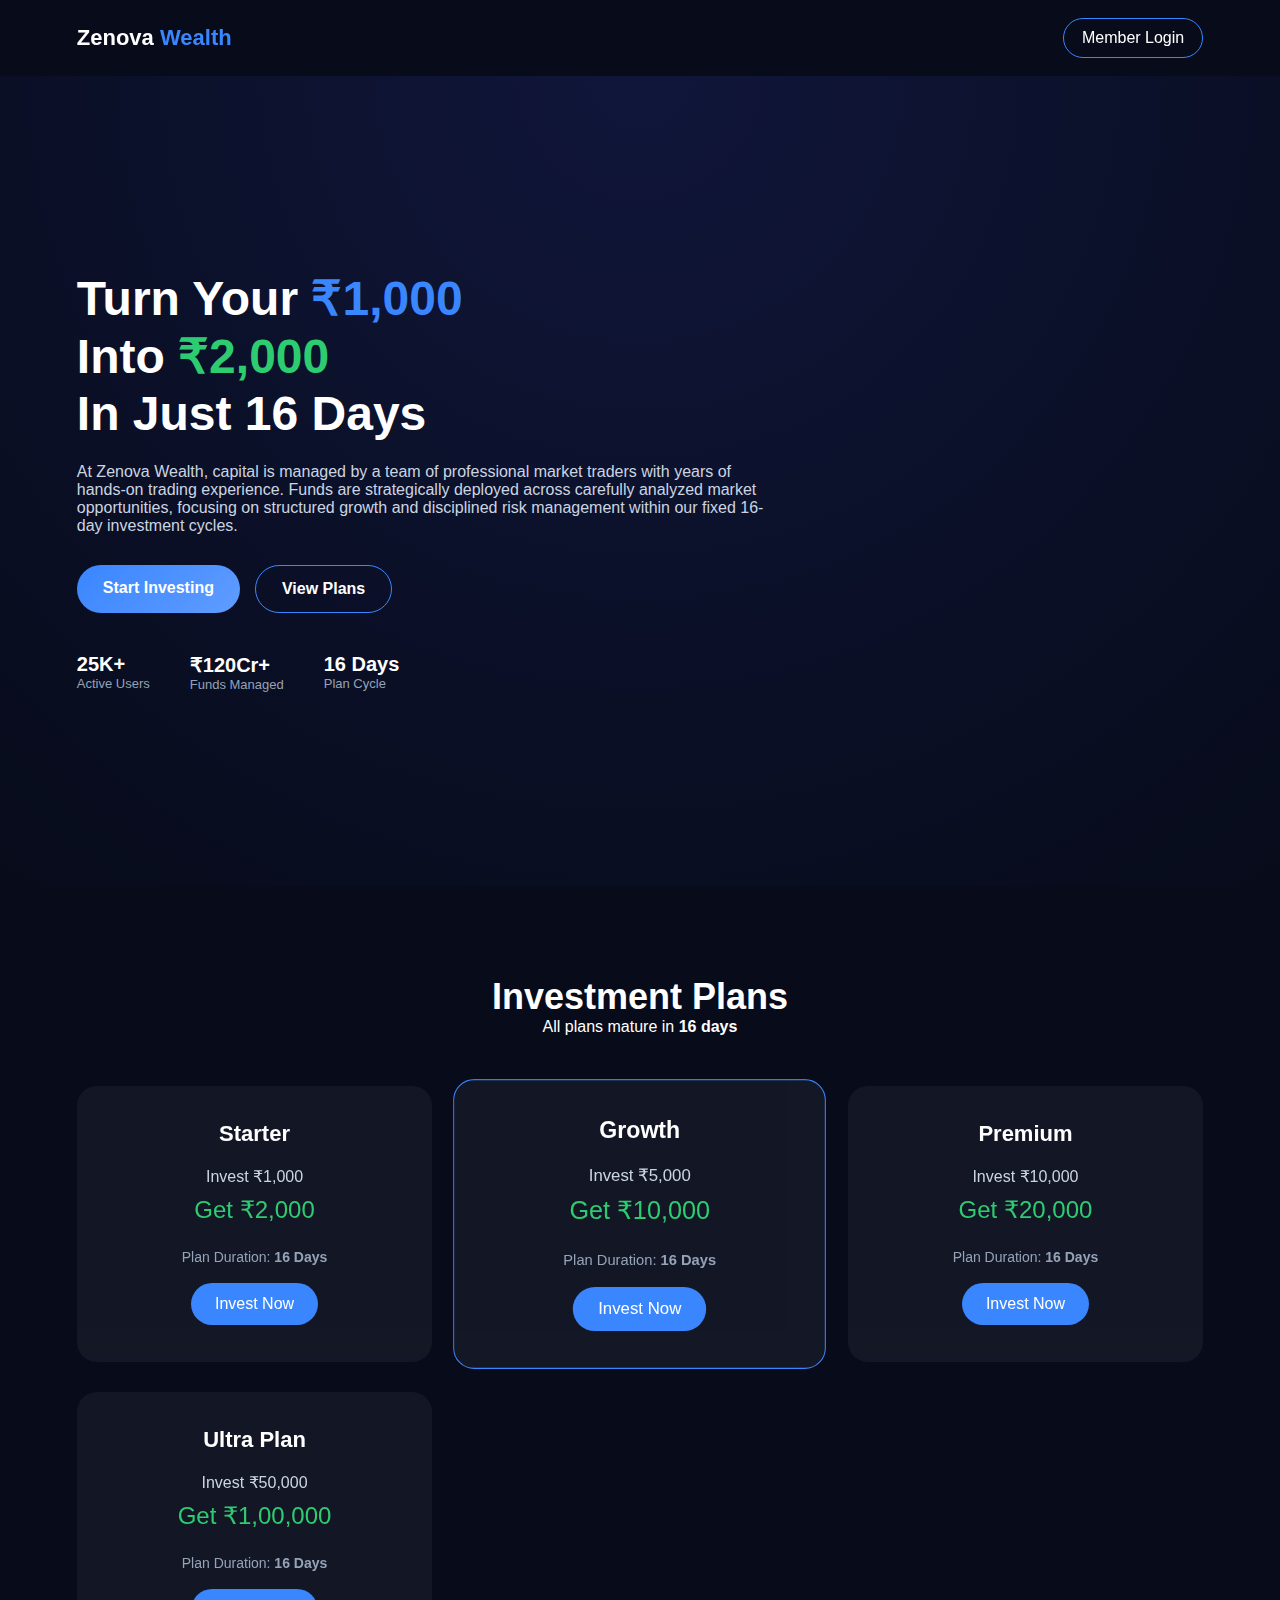
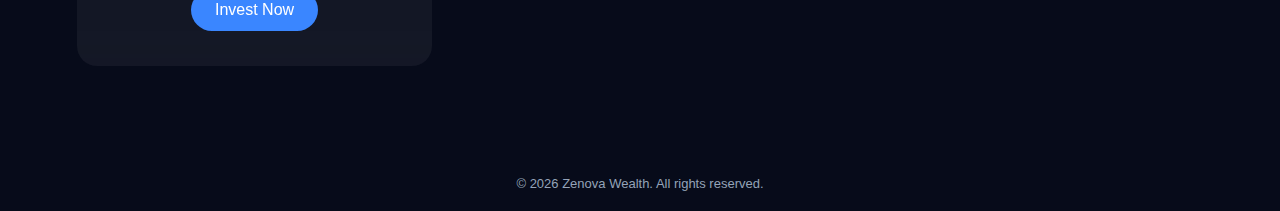
<file: index.html>
<!DOCTYPE html>
<html lang="en">
<head>
  <meta charset="UTF-8" />
  <meta name="viewport" content="width=device-width, initial-scale=1.0"/>
  <title>Zenova Wealth</title>
  <link rel="stylesheet" href="style.css"/>
</head>
<body>

<!-- NAV -->
<header class="nav">
  <a href="index.html" class="brand">
  Zenova <span>Wealth</span>
</a>
  <a href="login.html" class="nav-btn">Member Login</a>
</header>

<!-- HERO -->
<section class="hero">
  <div class="hero-content">
    <h1>
      Turn Your <span>₹1,000</span><br/>
      Into <span class="green">₹2,000</span><br/>
      In Just <b>16 Days</b>
    </h1>

    <p>
  At Zenova Wealth, capital is managed by a team of professional market traders
  with years of hands-on trading experience.
  Funds are strategically deployed across carefully analyzed market opportunities,
  focusing on structured growth and disciplined risk management
  within our fixed 16-day investment cycles.
    </p>

    <div class="hero-actions">
      <a href="login.html" class="primary-btn">Start Investing</a>
      <a href="#plans" class="secondary-btn">View Plans</a>
    </div>

    <div class="trust">
      <div><b>25K+</b><span>Active Users</span></div>
      <div><b>₹120Cr+</b><span>Funds Managed</span></div>
      <div><b>16 Days</b><span>Plan Cycle</span></div>
    </div>
  </div>
</section>

<!-- PLANS -->
<section class="plans" id="plans">
  <h2>Investment Plans</h2>
  <p>All plans mature in <b>16 days</b></p>

  <div class="plan-grid">

    <div class="plan-card">
      <h3>Starter</h3>
      <p class="invest">Invest ₹1,000</p>
      <p class="return">Get ₹2,000</p>
      <p class="duration">Plan Duration: <b>16 Days</b></p>
      <a href="login.html">Invest Now</a>
    </div>

    <div class="plan-card featured">
      <h3>Growth</h3>
      <p class="invest">Invest ₹5,000</p>
      <p class="return">Get ₹10,000</p>
      <p class="duration">Plan Duration: <b>16 Days</b></p>
      <a href="login.html">Invest Now</a>
    </div>

    <div class="plan-card">
      <h3>Premium</h3>
      <p class="invest">Invest ₹10,000</p>
      <p class="return">Get ₹20,000</p>
      <p class="duration">Plan Duration: <b>16 Days</b></p>
      <a href="login.html">Invest Now</a>
    </div>

    <div class="plan-card">
  <h3>Ultra Plan</h3>
  <p class="invest">Invest ₹50,000</p>
  <p class="return">Get ₹1,00,000</p>
  <p class="duration">Plan Duration: <b>16 Days</b></p>
  <a href="login.html">Invest Now</a>
</div>


  </div>
</section>

<!-- FOOTER -->
<footer>
  © 2026 Zenova Wealth. All rights reserved.
</footer>

</body>
</html>
</file>
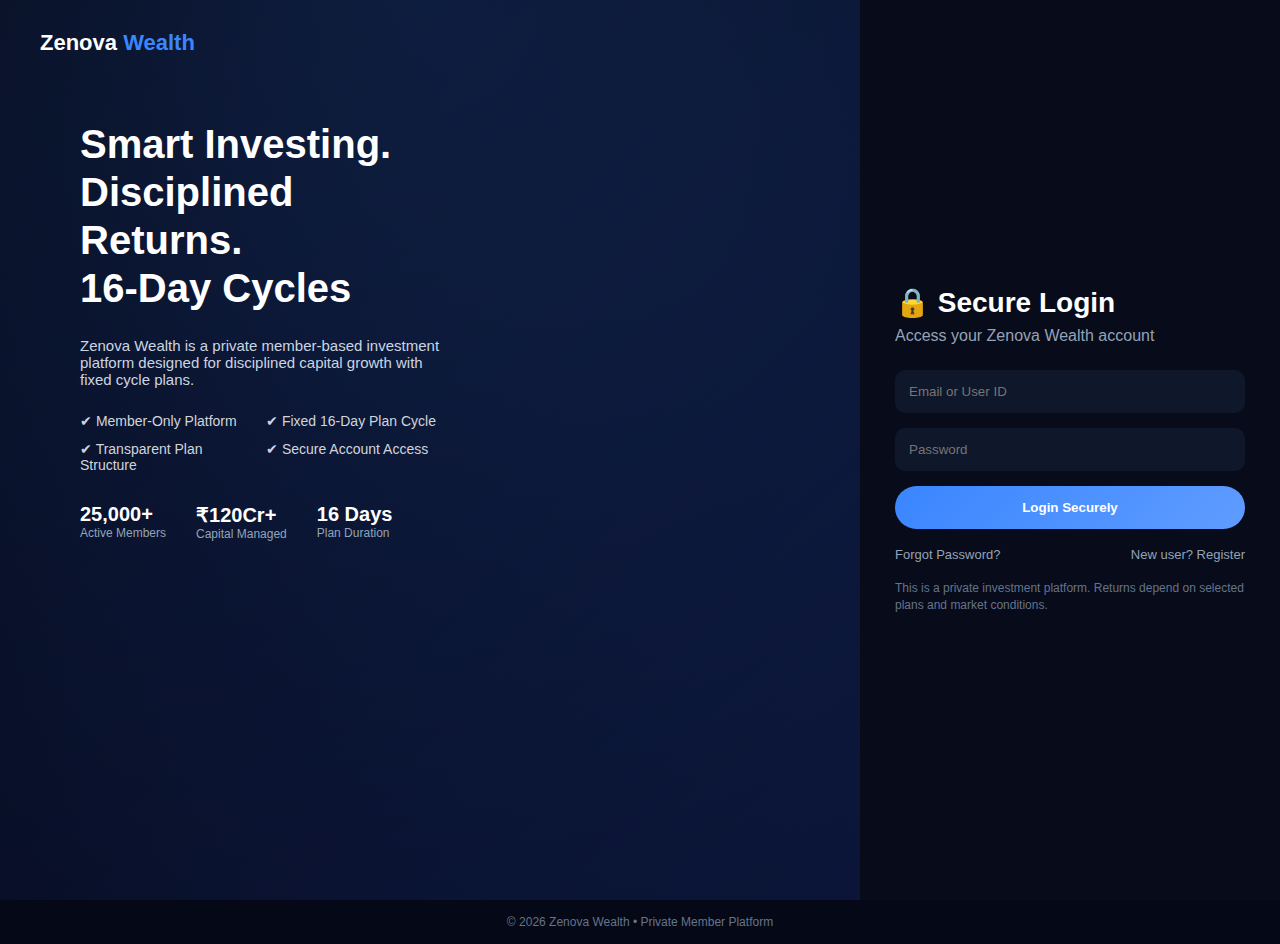
<file: login.html>
<!DOCTYPE html>
<html lang="en">
<head>
  <meta charset="UTF-8" />
  <meta name="viewport" content="width=device-width, initial-scale=1.0"/>
  <title>Secure Login | Zenova Wealth</title>
  <link rel="stylesheet" href="login.css">
</head>
<body>

<div class="login-page">

  <!-- LEFT SIDE -->
  <div class="left">
    <div class="overlay"></div>

    <!-- LOGO (FIXED TOP) -->
    <a href="index.html" class="brand logo-top">
      Zenova <span>Wealth</span>
    </a>

    <!-- CONTENT -->
    <div class="content">
      <h1>
        Smart Investing.<br>
        Disciplined Returns.<br>
        <b>16-Day Cycles</b>
      </h1>

      <p class="desc">
        Zenova Wealth is a private member-based investment platform
        designed for disciplined capital growth with fixed cycle plans.
      </p>

      <div class="trust-points">
        <div>✔ Member-Only Platform</div>
        <div>✔ Fixed 16-Day Plan Cycle</div>
        <div>✔ Transparent Plan Structure</div>
        <div>✔ Secure Account Access</div>
      </div>

      <div class="numbers">
        <div>
          <b>25,000+</b>
          <span>Active Members</span>
        </div>
        <div>
          <b>₹120Cr+</b>
          <span>Capital Managed</span>
        </div>
        <div>
          <b>16 Days</b>
          <span>Plan Duration</span>
        </div>
      </div>
    </div>
  </div>

  <!-- RIGHT SIDE -->
  <div class="right">
    <div class="login-box">
      <h2>🔒 Secure Login</h2>
      <p class="sub">Access your Zenova Wealth account</p>

      <input type="text" placeholder="Email or User ID">
      <input type="password" placeholder="Password">

      <button>Login Securely</button>

      <div class="links">
        <a href="#">Forgot Password?</a>
        <a href="register.html">New user? Register</a>
      </div>

      <p class="note">
        This is a private investment platform.
        Returns depend on selected plans and market conditions.
      </p>
    </div>
  </div>

</div>

<footer>
  © 2026 Zenova Wealth • Private Member Platform
</footer>

</body>
</html>
</file>
<file: style.css>
* {
  margin: 0;
  padding: 0;
  box-sizing: border-box;
  font-family: "Segoe UI", sans-serif;
}

body {
  background: #070b1a;
  color: #fff;
}

/* NAV */
.nav {
  display: flex;
  justify-content: space-between;
  align-items: center;
  padding: 18px 6%;
  position: sticky;
  top: 0;
  background: rgba(7,11,26,0.8);
  backdrop-filter: blur(10px);
}

.brand {
  font-size: 22px;
  font-weight: 700;
  color: white;
  text-decoration: none;
}

.brand span {
  color: #3a86ff;
}

.brand:hover {
  opacity: 0.9;
}


.nav-btn {
  padding: 10px 18px;
  border: 1px solid #3a86ff;
  border-radius: 30px;
  text-decoration: none;
  color: white;
  transition: 0.3s;
}
.nav-btn:hover {
  background: #3a86ff;
}

/* HERO */
.hero {
  min-height: 90vh;
  display: flex;
  align-items: center;
  padding: 0 6%;
  background: radial-gradient(circle at top, #10163a, #070b1a);
}

.hero-content {
  max-width: 700px;
}

.hero h1 {
  font-size: 48px;
  line-height: 1.2;
}
.hero h1 span {
  color: #3a86ff;
}
.hero h1 .green {
  color: #2ecc71;
}

.hero p {
  margin: 20px 0 30px;
  color: #cbd5e1;
  font-size: 16px;
}

/* BUTTONS */
.hero-actions {
  display: flex;
  gap: 15px;
  margin-bottom: 40px;
}

.primary-btn,
.secondary-btn {
  padding: 14px 26px;
  border-radius: 30px;
  text-decoration: none;
  font-weight: 600;
}

.primary-btn {
  background: linear-gradient(135deg, #3a86ff, #5f9cff);
  color: white;
}

.secondary-btn {
  border: 1px solid #3a86ff;
  color: white;
}

/* TRUST */
.trust {
  display: flex;
  gap: 40px;
}
.trust div {
  display: flex;
  flex-direction: column;
}
.trust b {
  font-size: 20px;
}
.trust span {
  font-size: 13px;
  color: #94a3b8;
}

/* PLANS */
.plans {
  padding: 90px 6%;
  text-align: center;
}

.plans h2 {
  font-size: 36px;
}

.plan-grid {
  margin-top: 50px;
  display: grid;
  grid-template-columns: repeat(auto-fit, minmax(260px,1fr));
  gap: 30px;
}

.plan-card {
  background: rgba(255,255,255,0.05);
  backdrop-filter: blur(15px);
  border-radius: 20px;
  padding: 35px 25px;
  transition: 0.3s;
}
.plan-card:hover {
  transform: translateY(-10px);
  background: rgba(255,255,255,0.08);
}

.plan-card h3 {
  font-size: 22px;
}

.invest {
  margin-top: 20px;
  color: #cbd5e1;
}

.return {
  font-size: 24px;
  color: #2ecc71;
  margin: 10px 0 25px;
}

.plan-card a {
  display: inline-block;
  padding: 12px 24px;
  border-radius: 30px;
  background: #3a86ff;
  color: white;
  text-decoration: none;
}

.featured {
  border: 1px solid #3a86ff;
  transform: scale(1.05);
}

/* FOOTER */
footer {
  padding: 20px;
  text-align: center;
  font-size: 13px;
  color: #94a3b8;
}

/* MOBILE */
@media (max-width: 768px) {
  .hero h1 {
    font-size: 34px;
  }

  .trust {
    flex-wrap: wrap;
    gap: 20px;
  }
}
.duration {
  font-size: 14px;
  color: #94a3b8;
  margin-bottom: 18px;
}
</file>
<file: login.css>
* {
  margin: 0;
  padding: 0;
  box-sizing: border-box;
  font-family: "Segoe UI", sans-serif;
}

body {
  background: #050816;
  color: white;
}

/* PAGE */
.login-page {
  display: flex;
  min-height: 100vh;
}

/* LEFT */
.left {
  flex: 1;
  background: linear-gradient(135deg, #050816, #0b1538);
  position: relative;
}

/* OVERLAY */
.overlay {
  position: absolute;
  inset: 0;
  background: radial-gradient(circle at top, rgba(58,134,255,0.15), transparent);
}

/* LOGO FIX */
.logo-top {
  position: absolute;
  top: 30px;
  left: 40px;
  z-index: 5;
}

/* BRAND */
.brand {
  font-size: 22px;
  font-weight: 700;
  color: white;
  text-decoration: none;
}

.brand span {
  color: #3a86ff;
}

.brand:hover {
  opacity: 0.9;
}

/* CONTENT */
.content {
  position: relative;
  z-index: 2;
  padding: 120px 80px 80px;
  max-width: 520px;
}

.left h1 {
  font-size: 40px;
  line-height: 1.2;
}

.desc {
  margin: 25px 0;
  color: #cbd5e1;
  font-size: 15px;
}

/* TRUST POINTS */
.trust-points {
  display: grid;
  grid-template-columns: repeat(2, 1fr);
  gap: 12px;
  margin-bottom: 30px;
}

.trust-points div {
  font-size: 14px;
  color: #d1d5db;
}

/* NUMBERS */
.numbers {
  display: flex;
  gap: 30px;
}

.numbers b {
  font-size: 20px;
}

.numbers span {
  display: block;
  font-size: 12px;
  color: #94a3b8;
}

/* RIGHT */
.right {
  width: 420px;
  background: #070b1a;
  display: flex;
  align-items: center;
  justify-content: center;
}

/* LOGIN BOX */
.login-box {
  width: 100%;
  padding: 40px 35px;
}

.login-box h2 {
  font-size: 28px;
}

.sub {
  margin: 8px 0 25px;
  color: #94a3b8;
}

/* INPUT */
.login-box input {
  width: 100%;
  padding: 14px;
  margin-bottom: 15px;
  border-radius: 10px;
  border: none;
  background: #0f172a;
  color: white;
}

/* BUTTON */
.login-box button {
  width: 100%;
  padding: 14px;
  border-radius: 30px;
  border: none;
  background: linear-gradient(135deg, #3a86ff, #5f9cff);
  color: white;
  font-weight: 600;
  cursor: pointer;
}

/* LINKS */
.links {
  display: flex;
  justify-content: space-between;
  margin-top: 18px;
}

.links a {
  font-size: 13px;
  color: #94a3b8;
  text-decoration: none;
}

/* NOTE */
.note {
  margin-top: 18px;
  font-size: 12px;
  color: #64748b;
  line-height: 1.4;
}

/* FOOTER */
footer {
  text-align: center;
  font-size: 12px;
  color: #64748b;
  padding: 15px;
}

/* MOBILE */
@media (max-width: 900px) {
  .login-page {
    flex-direction: column;
  }

  .logo-top {
    top: 20px;
    left: 20px;
  }

  .content {
    padding: 100px 40px 40px;
  }

  .left h1 {
    font-size: 28px;
  }

  .numbers {
    flex-wrap: wrap;
  }

  .right {
    width: 100%;
  }
}
</file>
